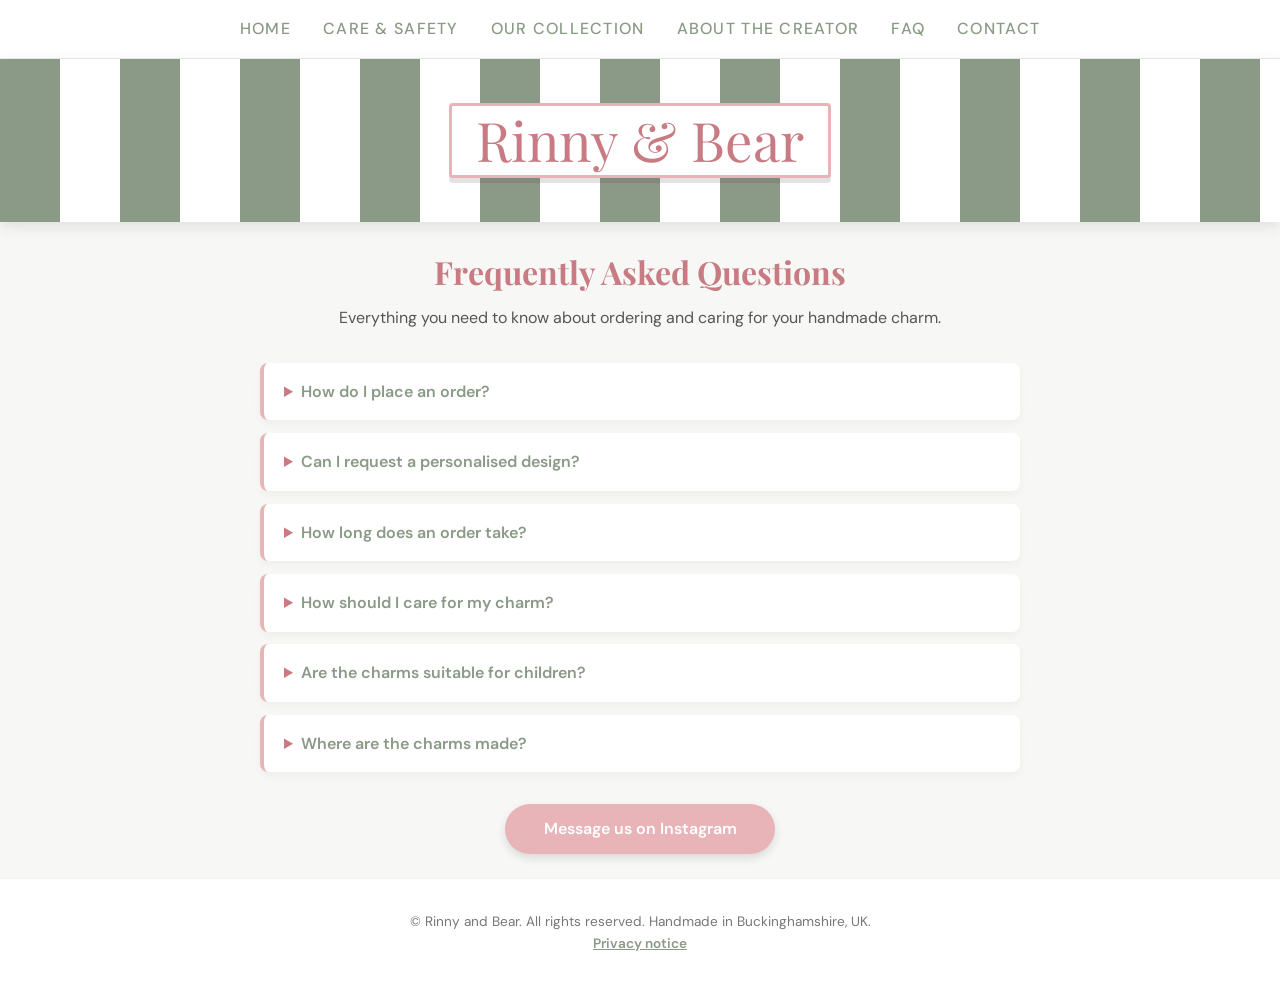
<file: faq.html>
<!DOCTYPE html>
<html lang="en">
<head>
<meta charset="UTF-8">
<meta name="viewport" content="width=device-width, initial-scale=1.0">
<title>FAQ | Rinny & Bear</title>
<meta name="description" content="Find answers about ordering, personalisation, delivery, care, and safety for Rinny & Bear handmade bag charms.">
<link rel="icon" type="image/svg+xml" href="img/favicon.svg">
<link rel="preconnect" href="https://fonts.googleapis.com">
<link rel="preconnect" href="https://fonts.gstatic.com" crossorigin>
<link href="https://fonts.googleapis.com/css2?family=DM+Sans:wght@400;500;600&family=Playfair+Display:wght@600&display=swap" rel="stylesheet">
<link rel="stylesheet" href="css/style.css">
</head>

<body id="top">

<nav class="top-nav" id="site-navigation">
  <button class="menu-close" type="button" aria-label="Close navigation menu">&times;</button>
  <img class="menu-logo" src="img/CompLogo.png" alt="Rinny and Bear logo">
  <a href="index.html">Home</a>
  <a href="index.html#care-safety">Care & Safety</a>
  <a href="index.html#collection">Our Collection</a>
  <a href="index.html#about-creator">About the Creator</a>
  <a href="faq.html" aria-current="page">FAQ</a>
  <a href="https://instagram.com/rinny_and_bear" target="_blank" rel="noopener noreferrer">Contact</a>
</nav>

<header>
  <button class="menu-toggle" type="button" aria-label="Open navigation menu" aria-controls="site-navigation" aria-expanded="false">
    <span class="menu-icon" aria-hidden="true"><span></span><span></span><span></span></span>
    <span class="menu-label">Menu</span>
  </button>
  <a class="logo-text" href="index.html">Rinny &amp; Bear</a>
</header>

<main>
  <section class="faq-page" aria-labelledby="faq-title">
    <div class="page-heading">
      <h1 id="faq-title">Frequently Asked Questions</h1>
      <p>Everything you need to know about ordering and caring for your handmade charm.</p>
    </div>

    <div class="faq-list">
      <details>
        <summary>How do I place an order?</summary>
        <p>Browse the collection, then message us on Instagram with the design you would like. We will discuss personalisation, price, and delivery with you.</p>
      </details>

      <details>
        <summary>Can I request a personalised design?</summary>
        <p>Yes. Personalised designs are welcome. Send us your ideas or preferred name when you message us, and we will confirm what is possible.</p>
      </details>

      <details>
        <summary>How long does an order take?</summary>
        <p>Each charm is handmade, so timing can vary. We will confirm the estimated completion time when your order is discussed.</p>
      </details>

      <details>
        <summary>How should I care for my charm?</summary>
        <p>Wipe it gently with a damp cloth. Avoid soaking it in water, pulling it excessively, or exposing it to rough handling.</p>
      </details>

      <details>
        <summary>Are the charms suitable for children?</summary>
        <p>Bag charms are decorative accessories, not toys. They contain small parts and should be kept away from unsupervised play.</p>
      </details>

      <details>
        <summary>Where are the charms made?</summary>
        <p>Every charm is handmade with care in Buckinghamshire, UK.</p>
      </details>
    </div>

    <a href="https://instagram.com/rinny_and_bear" class="cta-btn faq-cta" target="_blank" rel="noopener noreferrer">
      Message us on Instagram
    </a>
  </section>
</main>

<a class="mobile-contact-bar" href="https://instagram.com/rinny_and_bear" target="_blank" rel="noopener noreferrer">
  Message us on Instagram
</a>

<footer>
  <p>&copy; Rinny and Bear. All rights reserved. Handmade in Buckinghamshire, UK.</p>
  <a href="privacy.html">Privacy notice</a>
  <a class="back-to-top" href="#top">Back to top</a>
</footer>

<script>
  const menuToggle = document.querySelector('.menu-toggle');
  const menuClose = document.querySelector('.menu-close');
  const navigation = document.querySelector('.top-nav');

  function closeMenu() {
    navigation.classList.remove('menu-open');
    menuToggle.setAttribute('aria-expanded', 'false');
    document.body.classList.remove('menu-open');
  }

  menuToggle.addEventListener('click', () => {
    const isOpen = navigation.classList.toggle('menu-open');
    menuToggle.setAttribute('aria-expanded', String(isOpen));
    document.body.classList.toggle('menu-open', isOpen);
    if (isOpen) menuClose.focus();
  });

  menuClose.addEventListener('click', closeMenu);
  navigation.querySelectorAll('a').forEach((link) => link.addEventListener('click', closeMenu));
  document.addEventListener('keydown', (event) => {
    if (event.key === 'Escape' && navigation.classList.contains('menu-open')) {
      closeMenu();
      menuToggle.focus();
    }
  });

</script>

</body>
</html>
</file>
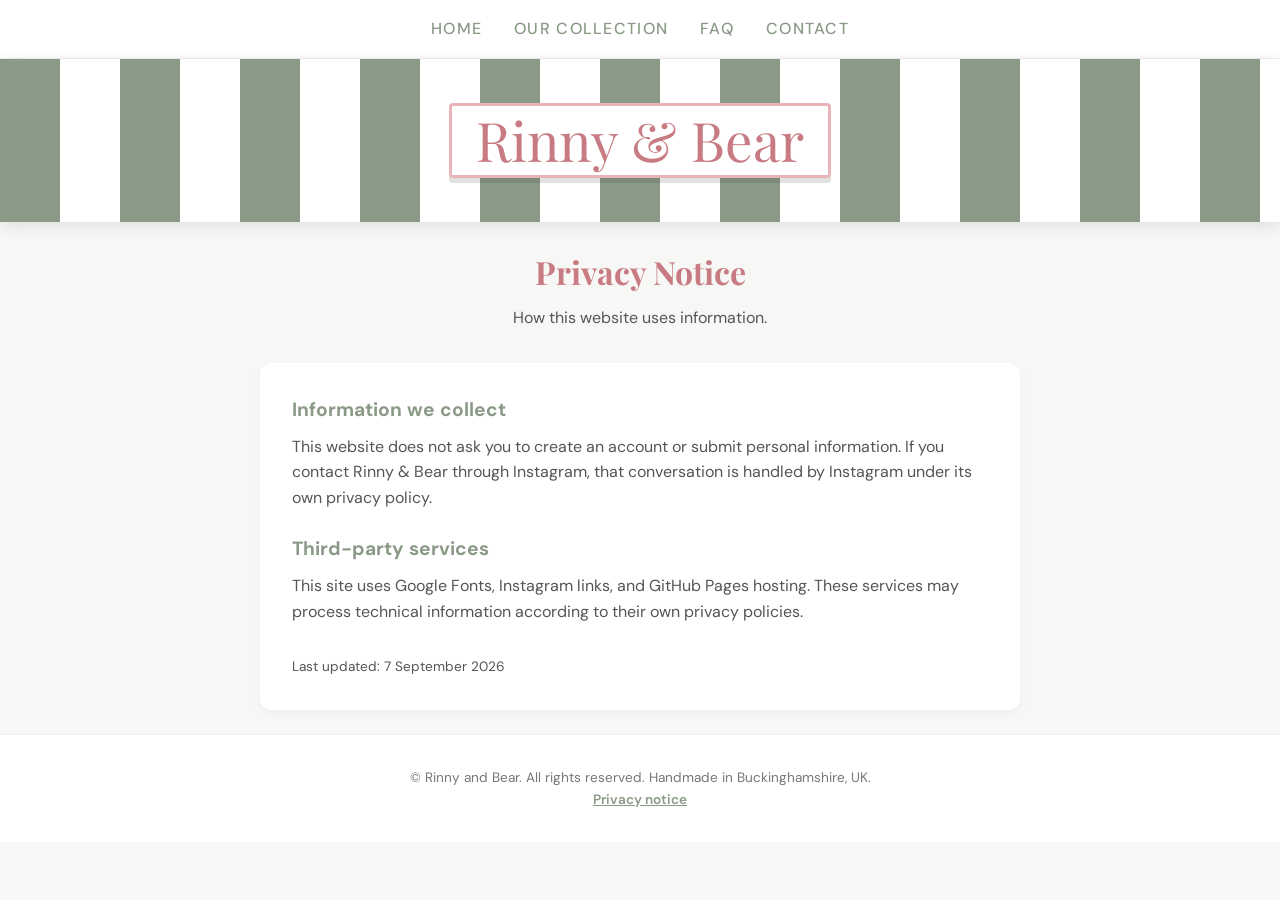
<file: privacy.html>
<!DOCTYPE html>
<html lang="en">
<head>
<meta charset="UTF-8">
<meta name="viewport" content="width=device-width, initial-scale=1.0">
<title>Privacy Notice | Rinny & Bear</title>
<meta name="description" content="Privacy information for the Rinny & Bear handmade bag charm website.">
<link rel="icon" type="image/svg+xml" href="img/favicon.svg">
<link rel="preconnect" href="https://fonts.googleapis.com">
<link rel="preconnect" href="https://fonts.gstatic.com" crossorigin>
<link href="https://fonts.googleapis.com/css2?family=DM+Sans:wght@400;500;600&family=Playfair+Display:wght@600&display=swap" rel="stylesheet">
<link rel="stylesheet" href="css/style.css">
</head>

<body id="top">
<nav class="top-nav" aria-label="Main navigation">
  <a href="index.html">Home</a>
  <a href="index.html#collection">Our Collection</a>
  <a href="faq.html">FAQ</a>
  <a href="https://instagram.com/rinny_and_bear" target="_blank" rel="noopener noreferrer">Contact</a>
</nav>

<header>
  <a class="logo-text" href="index.html">Rinny &amp; Bear</a>
</header>

<main>
  <section class="privacy-page" aria-labelledby="privacy-title">
    <div class="page-heading">
      <h1 id="privacy-title">Privacy Notice</h1>
      <p>How this website uses information.</p>
    </div>

    <div class="privacy-content">
      <h2>Information we collect</h2>
      <p>This website does not ask you to create an account or submit personal information. If you contact Rinny &amp; Bear through Instagram, that conversation is handled by Instagram under its own privacy policy.</p>

      <h2>Third-party services</h2>
      <p>This site uses Google Fonts, Instagram links, and GitHub Pages hosting. These services may process technical information according to their own privacy policies.</p>

      <p class="privacy-updated">Last updated: 7 September 2026</p>
    </div>
  </section>
</main>

<footer>
  <p>&copy; Rinny and Bear. All rights reserved. Handmade in Buckinghamshire, UK.</p>
  <a href="privacy.html">Privacy notice</a>
  <a class="back-to-top" href="#top">Back to top</a>
</footer>
</body>
</html>
</file>
<file: css/style.css>
:root {
  --sage-green:#8A9A86;
  --soft-pink:#E8B4B8;
  --deep-pink:#C87B83;
  --off-white:#F7F8F6;
  --charcoal:#333;
  --white:#fff;
}

*{box-sizing:border-box;margin:0;padding:0;font-family:'DM Sans','Segoe UI',sans-serif;}
html{overflow-x:hidden;}
body{background-color:var(--off-white);color:var(--charcoal);line-height:1.6;text-align:center;overflow-x:hidden;}
img{display:block;max-width:100%;height:auto;}

.top-nav{
  display:flex;
  justify-content:center;
  gap:2rem;
  padding:1rem 0;
}
.top-nav a{
  text-decoration:none;
  text-transform:uppercase;
  letter-spacing:0.08em;
  color:var(--sage-green);
  font-weight:500;
  transition:color .2s;
  text-align:center;
}
.top-nav a:hover{color:var(--deep-pink);}

.menu-toggle,
.menu-close,
.menu-logo,
.mobile-contact-bar{
  display:none;
}

header{
  width:100%;
  position:relative;
  background-image:repeating-linear-gradient(
    to right,
    var(--sage-green) 0,
    var(--sage-green) 60px,
    var(--white) 60px,
    var(--white) 120px
  );
  padding:2.75rem 1rem;
  display:flex;
  justify-content:center;
  align-items:center;
  box-shadow:0 4px 14px rgba(51,51,51,0.12);
}

.logo-text{
  display:inline-block;
  max-width:100%;
  font-family:'Playfair Display',Georgia,serif;
  font-size:3.4rem;
  color:var(--deep-pink);
  background-color:var(--white);
  border:3px solid var(--soft-pink);
  border-radius:4px;
  padding:0.25rem 1.5rem 0.35rem;
  line-height:1.1;
  box-shadow:0 5px 0 rgba(51,51,51,0.14);
}

.hero{
  display:flex;
  flex-direction:column;
  align-items:center;
  gap:0.45rem;
  padding:2rem 1rem 1.5rem;
}

.hero-title{
  font-family:'Playfair Display',Georgia,serif;
  font-size:1.7rem;
  color:var(--deep-pink);
  max-width:100%;
}

.hero-location{
  font-size:0.9rem;
  letter-spacing:0.12em;
  color:var(--sage-green);
}

.cta-btn{
  display:inline-block;
  background-color:var(--soft-pink);
  color:var(--white);
  text-decoration:none;
  padding:0.75rem 2.4rem;
  margin-top:0.8rem;
  border-radius:999px;
  font-weight:600;
  box-shadow:0 4px 10px rgba(0,0,0,0.12);
  transition:background-color .2s,transform .2s;
}
.cta-btn:hover{background-color:var(--deep-pink);transform:translateY(-1px);}

a:focus-visible{
  outline:3px solid var(--sage-green);
  outline-offset:4px;
}

@media (max-width:600px){
  .top-nav{
    position:fixed;
    z-index:20;
    top:0;
    left:0;
    bottom:0;
    display:flex;
    flex-direction:column;
    align-items:stretch;
    gap:0.75rem;
    width:min(82vw,320px);
    margin:0;
    padding:5rem 1.25rem 1.5rem;
    background-color:var(--white);
    box-shadow:6px 0 20px rgba(51,51,51,0.18);
    transform:translateX(-105%);
    transition:transform .25s ease;
  }

  .top-nav.menu-open{
    transform:translateX(0);
  }

  body.menu-open{
    overflow:hidden;
  }

  .menu-toggle{
    position:absolute;
    top:0.75rem;
    right:auto;
    bottom:auto;
    left:1rem;
    z-index:21;
    display:flex;
    align-items:center;
    gap:0.6rem;
    margin:0;
    padding:0.6rem 0.8rem;
    border:1px solid rgba(138,154,134,0.35);
    border-radius:6px;
    background-color:var(--white);
    color:var(--sage-green);
    font:600 0.78rem 'DM Sans','Segoe UI',sans-serif;
    letter-spacing:0.05em;
    text-transform:uppercase;
    cursor:pointer;
  }

  .menu-label{
    display:none;
  }

  .menu-icon{
    display:grid;
    gap:4px;
  }

  .menu-icon span{
    display:block;
    width:1.15rem;
    height:2px;
    background-color:var(--deep-pink);
  }

  .menu-close{
    position:absolute;
    top:0.85rem;
    right:1rem;
    display:block;
    width:2.25rem;
    height:2.25rem;
    border:0;
    border-radius:50%;
    background-color:var(--soft-pink);
    color:var(--white);
    font-size:1.6rem;
    line-height:1;
    cursor:pointer;
  }

  .menu-close:focus-visible,
  .menu-toggle:focus-visible{
    outline:3px solid var(--sage-green);
    outline-offset:3px;
  }

  .menu-logo{
    display:block;
    width:7rem;
    height:7rem;
    margin:0 auto 0.5rem;
    border:4px solid var(--soft-pink);
    border-radius:50%;
    object-fit:contain;
    background-color:var(--off-white);
    box-shadow:0 3px 8px rgba(51,51,51,0.12);
  }

  .top-nav a{
    display:flex;
    align-items:center;
    justify-content:center;
    min-height:2.75rem;
    padding:0.45rem 0.35rem;
    border:1px solid rgba(138,154,134,0.35);
    border-radius:6px;
    background-color:var(--white);
    font-size:0.78rem;
    letter-spacing:0.05em;
  }

  .top-nav a:last-child{width:100%;}

  .logo-text{
    font-size:2.45rem;
    padding:0.3rem 1rem 0.4rem;
  }

  header{
    padding:4.25rem 1rem 1.75rem;
  }

  .hero{
    padding:1.5rem 1rem 1rem;
  }

  .hero-title{
    font-size:1.45rem;
  }

  .hero-location{
    max-width:100%;
    font-size:0.8rem;
  }

  main{
    margin:1rem auto;
    padding:0 0.75rem;
  }

  .about-creator{
    padding:1.25rem;
    gap:1.25rem;
  }

  .order-guide{
    padding:1.25rem;
  }

  .creator-photo{
    width:180px;
    height:180px;
  }

  .creator-text{
    text-align:center;
  }

  .notice-body{
    padding:1.2rem 1.1rem;
  }

  .order-steps{
    grid-template-columns:1fr;
    gap:1rem;
  }

  .gallery{
    gap:1rem;
  }

  .lightbox{
    padding:1rem;
  }
}

@media (max-width:380px){
  .top-nav{
    gap:0.6rem 0.8rem;
  }

  .top-nav a{
    font-size:0.78rem;
  }

  .logo-text{
    font-size:2rem;
    padding:0.35rem 0.7rem 0.45rem;
  }

  .menu-toggle{
    width:2.75rem;
    justify-content:center;
    padding:0.6rem;
  }

  .menu-label{
    display:none;
  }

  .cta-btn{
    max-width:100%;
    padding-right:1.25rem;
    padding-left:1.25rem;
  }
}

@media (prefers-reduced-motion:reduce){
  *,
  *::before,
  *::after{
    scroll-behavior:auto !important;
    transition-duration:0.01ms !important;
    animation-duration:0.01ms !important;
    animation-iteration-count:1 !important;
  }
}

@media (min-width:601px){
  .top-nav{
    position:relative;
  }
}

main{
  max-width:1100px;
  margin:1.5rem auto;
  padding:0 1rem;
}

.section-title{
  color:var(--sage-green);
  margin-bottom:1.5rem;
  font-size:1.4rem;
  text-transform:uppercase;
  letter-spacing:0.12em;
}

.collection-intro{
  max-width:600px;
  margin:-0.5rem auto 1.5rem;
  color:#555;
}

.collection-actions{
  margin:2rem 0 3rem;
}

.about-creator{
  background-color:var(--white);
  border-radius:12px;
  padding:2rem;
  margin-bottom:3rem;
  box-shadow:0 4px 8px rgba(0,0,0,0.04);
  display:flex;
  flex-wrap:wrap;
  gap:2rem;
  align-items:center;
  justify-content:center;
}

.creator-photo{
  width:220px;height:220px;
  border-radius:50%;
  border:4px solid var(--soft-pink);
  object-fit:cover;
  box-shadow:0 4px 10px rgba(0,0,0,0.12);
}

.creator-text{
  max-width:500px;
  text-align:left;
}

.creator-text h3{
  color:var(--sage-green);
  font-size:1.3rem;
  margin-bottom:0.75rem;
}

.creator-text p{
  margin-bottom:0.75rem;
  font-size:0.98rem;
}

.order-guide{
  background-color:var(--white);
  border:1px solid rgba(138,154,134,0.2);
  border-radius:12px;
  padding:2rem;
  margin-bottom:3rem;
  box-shadow:0 4px 8px rgba(0,0,0,0.04);
}

.order-steps{
  display:grid;
  grid-template-columns:repeat(3,1fr);
  gap:1.5rem;
}

.order-step{
  background-color:var(--white);
  border-top:4px solid var(--soft-pink);
  border-radius:10px;
  padding:1.5rem 1.25rem;
  box-shadow:0 4px 8px rgba(0,0,0,0.04);
}

.step-number{
  display:grid;
  place-items:center;
  width:2rem;
  height:2rem;
  margin:0 auto 0.75rem;
  border-radius:50%;
  background-color:var(--sage-green);
  color:var(--white);
  font-weight:600;
}

.order-step h3{
  color:var(--sage-green);
  font-size:1.05rem;
  margin-bottom:0.4rem;
}

.order-step p{
  color:#555;
  font-size:0.9rem;
}

.notice-card{
  background-color:var(--white);
  border-radius:12px;
  box-shadow:0 4px 8px rgba(0,0,0,0.04);
  margin-bottom:3rem;
  overflow:hidden;
}

.notice-header{
  background-color:var(--soft-pink);
  padding:1rem;
}

.notice-header h2{
  font-size:1.2rem;
  text-transform:uppercase;
  letter-spacing:0.12em;
  color:var(--sage-green);
}

.notice-body{
  padding:1.4rem 1.6rem;
  text-align:left;
}

.notice-intro{
  margin-bottom:1rem;
  color:#555;
  font-size:0.95rem;
}

.notice-body ul{
  list-style-type:disc;
  margin-left:1.25rem;
}

.notice-body li{
  margin-bottom:0.45rem;
  font-size:0.95rem;
}

.gallery{
  display:grid;
  grid-template-columns:repeat(auto-fill,minmax(280px,1fr));
  gap:1.5rem;
}

.gallery-item{
  background-color:var(--white);
  border-radius:10px;
  overflow:hidden;
  box-shadow:0 4px 8px rgba(0,0,0,0.05);
  transition:transform .25s ease,box-shadow .25s ease;
}

.gallery-item:hover{
  transform:translateY(-4px);
  box-shadow:0 8px 16px rgba(0,0,0,0.08);
}

.gallery-item img{
  width:100%;
  aspect-ratio:1 / 1;
  display:block;
  object-fit:cover;
  transition:transform .3s ease;
}

.image-button{
  display:block;
  width:100%;
  padding:0;
  border:0;
  background:transparent;
  cursor:zoom-in;
  overflow:hidden;
}

.gallery-item:hover img{
  transform:scale(1.03);
}

.image-button:focus-visible{
  outline:3px solid var(--sage-green);
  outline-offset:-3px;
}

.gallery-caption{
  padding:1rem;
  font-size:0.9rem;
  color:#555;
  text-align:center;
}

.gallery-caption strong,
.gallery-caption span{
  display:block;
}

.gallery-caption strong{
  color:var(--charcoal);
}

.gallery-caption span{
  margin-top:0.25rem;
  font-size:0.82rem;
}

@media (max-width:600px){
  .order-steps{
    grid-template-columns:1fr;
  }
}

.lightbox[hidden]{
  display:none;
}

.lightbox{
  position:fixed;
  z-index:10;
  inset:0;
  display:grid;
  place-items:center;
  padding:2rem;
  background-color:rgba(51,51,51,0.88);
}

.lightbox-image{
  max-width:min(900px,90vw);
  max-height:85vh;
  object-fit:contain;
  border:5px solid var(--white);
  box-shadow:0 8px 24px rgba(0,0,0,0.3);
}

.lightbox-close{
  position:absolute;
  top:1rem;
  right:1rem;
  width:2.5rem;
  height:2.5rem;
  border:0;
  border-radius:50%;
  background-color:var(--white);
  color:var(--charcoal);
  font-size:1.8rem;
  line-height:1;
  cursor:pointer;
}

.lightbox-close:focus-visible{
  outline:3px solid var(--soft-pink);
  outline-offset:3px;
}

.lightbox-open{
  overflow:hidden;
}

.logo-text{
  text-decoration:none;
}

.faq-page{
  max-width:760px;
  margin:0 auto;
}

.privacy-page{
  max-width:760px;
  margin:0 auto;
}

.privacy-content{
  background-color:var(--white);
  border-radius:12px;
  padding:2rem;
  text-align:left;
  box-shadow:0 4px 8px rgba(0,0,0,0.04);
}

.privacy-content h2{
  margin:1.5rem 0 0.5rem;
  color:var(--sage-green);
  font-size:1.2rem;
}

.privacy-content h2:first-child{
  margin-top:0;
}

.privacy-content p{
  color:#555;
}

.privacy-updated{
  margin-top:2rem;
  font-size:0.85rem;
}

.page-heading{
  margin-bottom:2rem;
}

.page-heading h1{
  margin-bottom:0.5rem;
  color:var(--deep-pink);
  font-family:'Playfair Display',Georgia,serif;
  font-size:2rem;
}

.page-heading p{
  color:#555;
}

.faq-list{
  display:grid;
  gap:0.8rem;
  text-align:left;
}

.faq-list details{
  background-color:var(--white);
  border-left:4px solid var(--soft-pink);
  border-radius:8px;
  box-shadow:0 4px 8px rgba(0,0,0,0.04);
}

.faq-list summary{
  padding:1rem 1.25rem;
  color:var(--sage-green);
  cursor:pointer;
  font-weight:600;
  list-style-position:inside;
}

.faq-list summary::marker{
  color:var(--deep-pink);
}

.faq-list details p{
  padding:0 1.25rem 1.1rem;
  color:#555;
  font-size:0.95rem;
}

.faq-cta{
  margin-top:2rem;
}

@media (max-width:600px){
  header{
    position:sticky;
    top:0;
    z-index:15;
  }

  body{
    padding-bottom:4.5rem;
  }

  .mobile-contact-bar{
    position:fixed;
    z-index:16;
    right:0.85rem;
    bottom:0.85rem;
    left:0.85rem;
    display:flex;
    align-items:center;
    justify-content:center;
    min-height:2.9rem;
    padding:0.65rem 1rem;
    border-radius:999px;
    background-color:var(--deep-pink);
    color:var(--white);
    font-weight:600;
    text-decoration:none;
    box-shadow:0 4px 14px rgba(51,51,51,0.2);
  }

  .mobile-contact-bar:focus-visible{
    outline:3px solid var(--sage-green);
    outline-offset:3px;
  }

  .gallery-item img{
    contain:layout paint;
  }

  .cta-btn,
  .faq-list summary,
  .mobile-contact-bar{
    min-height:2.75rem;
  }

  .notice-header h2{
    font-size:1.05rem;
  }

  .page-heading h1{
    font-size:1.65rem;
  }
}

footer{
  text-align:center;
  padding:2rem 1rem;
  color:#777;
  font-size:0.85rem;
  border-top:1px solid rgba(0,0,0,0.05);
  background-color:var(--white);
}

@media (min-width:601px){
  .top-nav{
    background-color:var(--white);
    border-bottom:1px solid rgba(138,154,134,0.18);
    box-shadow:0 2px 6px rgba(51,51,51,0.04);
  }

  .hero{
    gap:0.6rem;
    padding-top:2.75rem;
    padding-bottom:2.25rem;
  }

  .hero-title{
    font-size:1.85rem;
  }
}

@media (min-width:901px){
  .gallery{
    grid-template-columns:repeat(3,minmax(0,1fr));
  }

  .gallery-caption{
    min-height:5.25rem;
    display:flex;
    flex-direction:column;
    justify-content:center;
  }
}

.back-to-top{
  display:none;
}

footer a{
  color:var(--sage-green);
  font-weight:600;
}

@media (max-width:600px){
  main{
    padding:0 0.85rem;
  }

  .hero .cta-btn,
  .faq-cta,
  .collection-actions .cta-btn{
    width:100%;
    max-width:22rem;
  }

  .about-creator,
  .order-guide,
  .notice-card,
  .collection-actions{
    margin-bottom:3.5rem;
  }

  .gallery-item img{
    aspect-ratio:4 / 3;
    object-fit:contain;
    background-color:var(--off-white);
  }

  .faq-list summary{
    min-height:3.25rem;
    display:flex;
    align-items:center;
    padding:0.85rem 1.1rem;
    font-size:1rem;
  }

  .back-to-top{
    display:inline-block;
    margin-top:0.8rem;
    color:var(--sage-green);
    font-size:0.85rem;
    font-weight:600;
    text-decoration:none;
  }

  .privacy-content{
    padding:1.25rem;
  }
}
</file>
